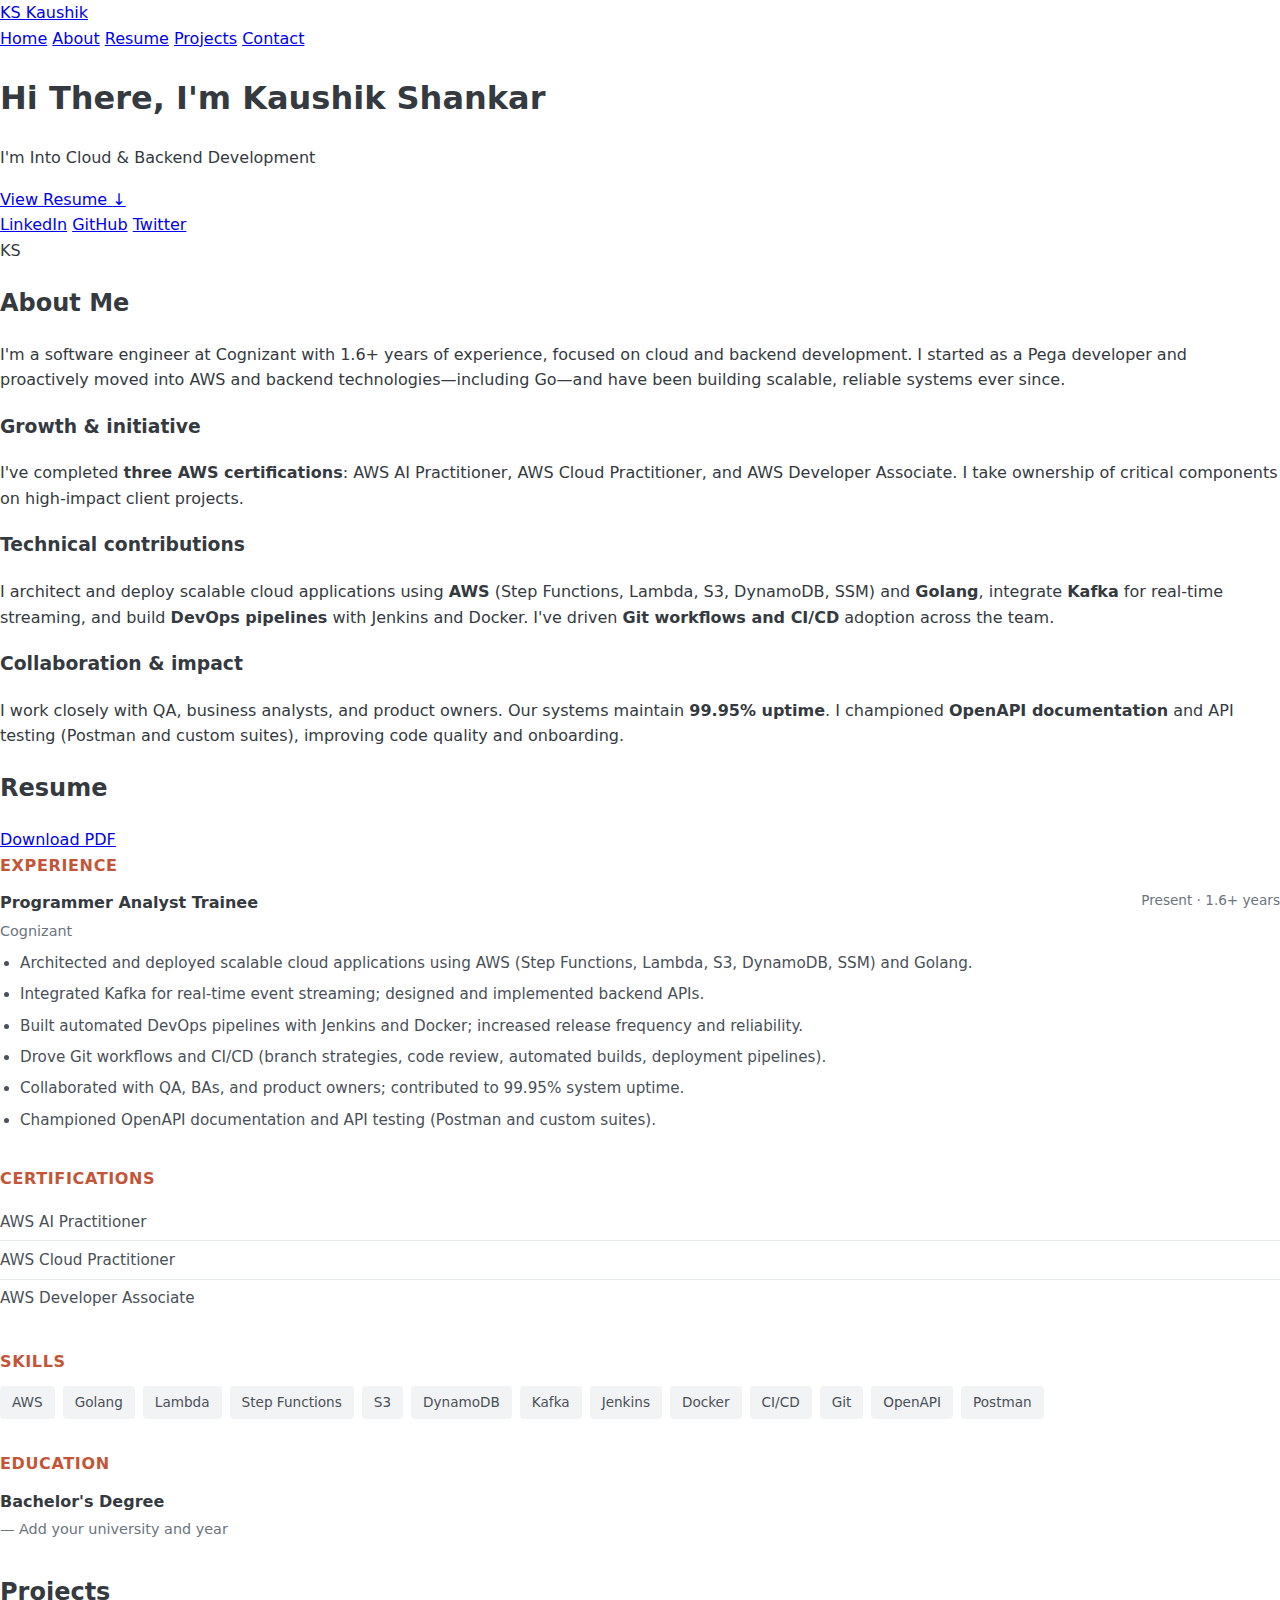
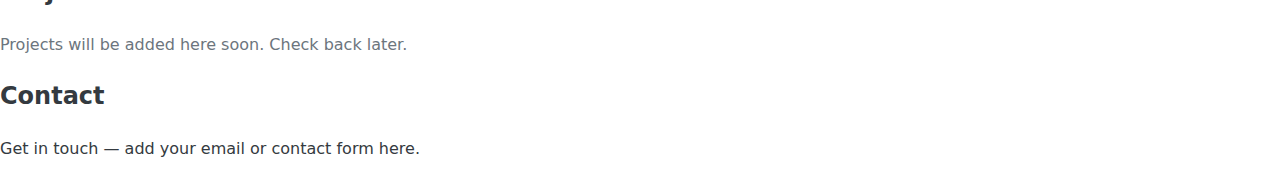
<file: index.html>
<!DOCTYPE html>
<html lang="en">
<head>
  <meta charset="UTF-8">
  <meta name="viewport" content="width=device-width, initial-scale=1.0">
  <title>Kaushik Shankar | Cloud & Backend Developer</title>
  <link rel="stylesheet" href="style.css">
</head>
<body>
  <header class="header">
    <a href="#home" class="logo">KS <span>Kaushik</span></a>
    <nav class="nav">
      <a href="#home" class="nav-link active">Home</a>
      <a href="#about" class="nav-link">About</a>
      <a href="#resume" class="nav-link">Resume</a>
      <a href="#projects" class="nav-link">Projects</a>
      <a href="#contact" class="nav-link">Contact</a>
    </nav>
  </header>

  <main>
    <!-- Hero -->
    <section id="home" class="hero">
      <div class="hero-inner">
        <div class="hero-text">
          <h1>Hi There, I'm Kaushik <span class="accent">Shankar</span></h1>
          <p class="hero-tagline">I'm Into Cloud & Backend Development</p>
          <a href="#resume" class="btn-primary">View Resume <span class="btn-arrow">↓</span></a>
          <div class="socials">
            <a href="https://linkedin.com" target="_blank" rel="noopener" aria-label="LinkedIn" class="social-link">LinkedIn</a>
            <a href="https://github.com/Kakku999" target="_blank" rel="noopener" aria-label="GitHub" class="social-link">GitHub</a>
            <a href="#" class="social-link">Twitter</a>
          </div>
        </div>
        <div class="hero-visual">
          <div class="avatar-placeholder">KS</div>
        </div>
      </div>
    </section>

    <!-- About -->
    <section id="about" class="section">
      <div class="container">
        <h2 class="section-title">About Me</h2>
        <p class="about-intro">I'm a software engineer at Cognizant with 1.6+ years of experience, focused on cloud and backend development. I started as a Pega developer and proactively moved into AWS and backend technologies—including Go—and have been building scalable, reliable systems ever since.</p>
        <div class="about-blocks">
          <div class="about-block">
            <h3>Growth & initiative</h3>
            <p>I've completed <strong>three AWS certifications</strong>: AWS AI Practitioner, AWS Cloud Practitioner, and AWS Developer Associate. I take ownership of critical components on high-impact client projects.</p>
          </div>
          <div class="about-block">
            <h3>Technical contributions</h3>
            <p>I architect and deploy scalable cloud applications using <strong>AWS</strong> (Step Functions, Lambda, S3, DynamoDB, SSM) and <strong>Golang</strong>, integrate <strong>Kafka</strong> for real-time streaming, and build <strong>DevOps pipelines</strong> with Jenkins and Docker. I've driven <strong>Git workflows and CI/CD</strong> adoption across the team.</p>
          </div>
          <div class="about-block">
            <h3>Collaboration & impact</h3>
            <p>I work closely with QA, business analysts, and product owners. Our systems maintain <strong>99.95% uptime</strong>. I championed <strong>OpenAPI documentation</strong> and API testing (Postman and custom suites), improving code quality and onboarding.</p>
          </div>
        </div>
      </div>
    </section>

    <!-- Resume (displayed on page) -->
    <section id="resume" class="section section-alt">
      <div class="container">
        <div class="resume-header">
          <h2 class="section-title">Resume</h2>
          <a href="Kaushik_Resume.pdf" class="btn-outline" download>Download PDF</a>
        </div>

        <div class="resume-block">
          <h3>Experience</h3>
          <div class="resume-item">
            <div class="resume-item-head">
              <strong>Programmer Analyst Trainee</strong>
              <span class="resume-date">Present · 1.6+ years</span>
            </div>
            <div class="resume-item-org">Cognizant</div>
            <ul>
              <li>Architected and deployed scalable cloud applications using AWS (Step Functions, Lambda, S3, DynamoDB, SSM) and Golang.</li>
              <li>Integrated Kafka for real-time event streaming; designed and implemented backend APIs.</li>
              <li>Built automated DevOps pipelines with Jenkins and Docker; increased release frequency and reliability.</li>
              <li>Drove Git workflows and CI/CD (branch strategies, code review, automated builds, deployment pipelines).</li>
              <li>Collaborated with QA, BAs, and product owners; contributed to 99.95% system uptime.</li>
              <li>Championed OpenAPI documentation and API testing (Postman and custom suites).</li>
            </ul>
          </div>
        </div>

        <div class="resume-block">
          <h3>Certifications</h3>
          <ul class="resume-list-simple">
            <li>AWS AI Practitioner</li>
            <li>AWS Cloud Practitioner</li>
            <li>AWS Developer Associate</li>
          </ul>
        </div>

        <div class="resume-block">
          <h3>Skills</h3>
          <div class="skills-tags">
            <span>AWS</span>
            <span>Golang</span>
            <span>Lambda</span>
            <span>Step Functions</span>
            <span>S3</span>
            <span>DynamoDB</span>
            <span>Kafka</span>
            <span>Jenkins</span>
            <span>Docker</span>
            <span>CI/CD</span>
            <span>Git</span>
            <span>OpenAPI</span>
            <span>Postman</span>
          </div>
        </div>

        <div class="resume-block">
          <h3>Education</h3>
          <div class="resume-item">
            <div class="resume-item-head">
              <strong>Bachelor's Degree</strong>
            </div>
            <div class="resume-item-org">— Add your university and year</div>
          </div>
        </div>
      </div>
    </section>

    <!-- Projects (placeholder for future) -->
    <section id="projects" class="section">
      <div class="container">
        <h2 class="section-title">Projects</h2>
        <p class="projects-placeholder">Projects will be added here soon. Check back later.</p>
        <div class="projects-grid">
          <!-- Add project cards later -->
        </div>
      </div>
    </section>

    <!-- Contact -->
    <section id="contact" class="section section-alt">
      <div class="container">
        <h2 class="section-title">Contact</h2>
        <p class="contact-text">Get in touch — add your email or contact form here.</p>
      </div>
    </section>
  </main>

  <script>
    document.querySelectorAll('.nav-link').forEach(link => {
      link.addEventListener('click', function(e) {
        document.querySelectorAll('.nav-link').forEach(l => l.classList.remove('active'));
        this.classList.add('active');
      });
    });
    window.addEventListener('scroll', function() {
      const sections = document.querySelectorAll('section[id]');
      const scrollY = window.pageYOffset;
      sections.forEach(section => {
        const id = section.getAttribute('id');
        const top = section.offsetTop - 100;
        const height = section.offsetHeight;
        if (scrollY >= top && scrollY < top + height) {
          document.querySelectorAll('.nav-link').forEach(l => l.classList.remove('active'));
          const active = document.querySelector('.nav-link[href="#' + id + '"]');
          if (active) active.classList.add('active');
        }
      });
    });
  </script>
</body>
</html>
</file>
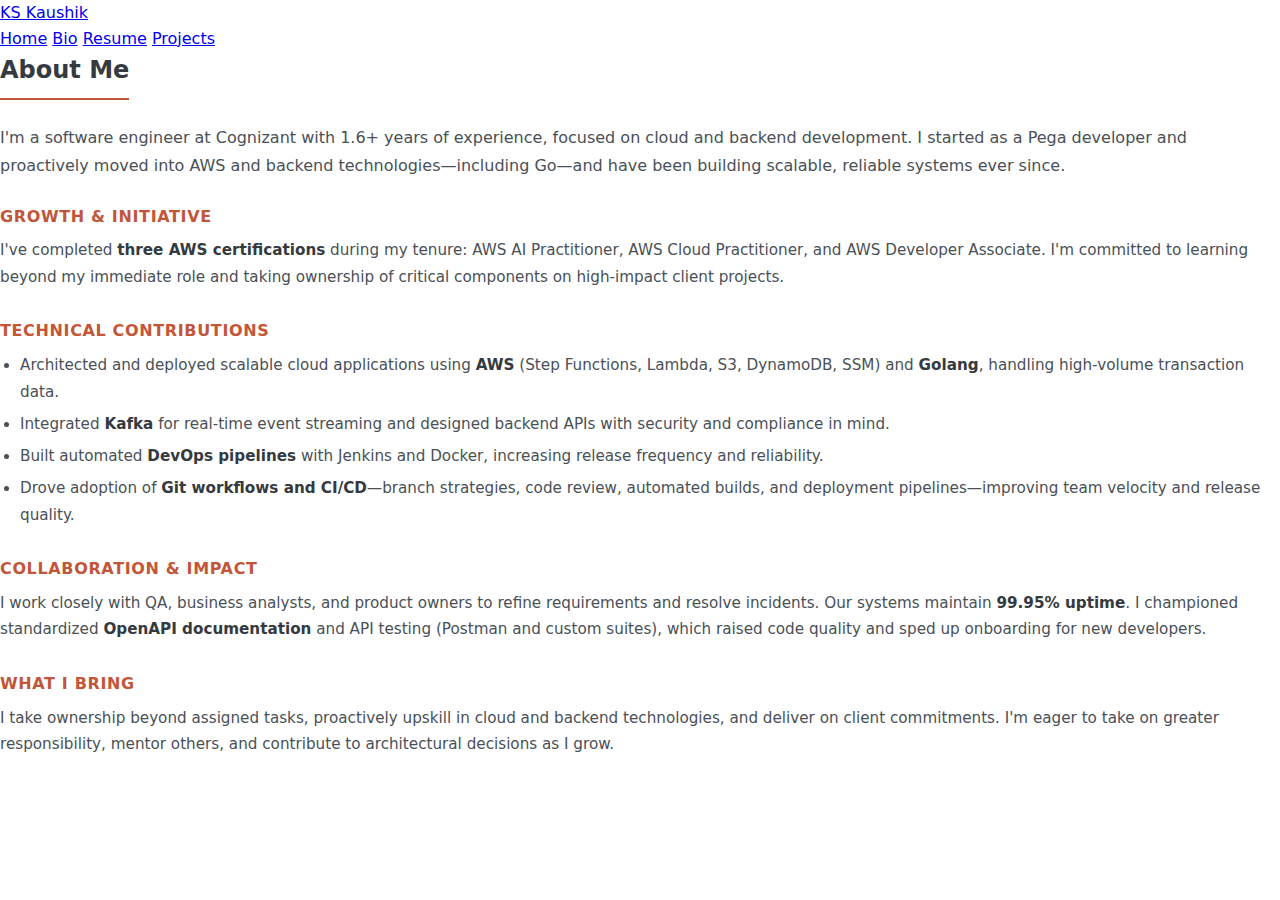
<file: bio.html>
<!DOCTYPE html>
<html lang="en">
<head>
  <meta charset="UTF-8">
  <meta name="viewport" content="width=device-width, initial-scale=1.0">
  <title>About Me | Kaushik Shankar</title>
  <link rel="stylesheet" href="style.css">
</head>
<body>
  <header class="header">
    <a href="index.html" class="logo">KS <span>Kaushik</span></a>
    <nav class="nav">
      <a href="index.html" class="nav-link">Home</a>
      <a href="bio.html" class="nav-link active">Bio</a>
      <a href="resume.html" class="nav-link">Resume</a>
      <a href="projects.html" class="nav-link">Projects</a>
    </nav>
  </header>

  <main class="page">
    <h1 class="page-title">About Me</h1>
    <p class="bio-intro">
      I'm a software engineer at Cognizant with 1.6+ years of experience, focused on cloud and backend development. I started as a Pega developer and proactively moved into AWS and backend technologies—including Go—and have been building scalable, reliable systems ever since.
    </p>

    <div class="bio-section">
      <h2>Growth & initiative</h2>
      <p>I've completed <strong>three AWS certifications</strong> during my tenure: AWS AI Practitioner, AWS Cloud Practitioner, and AWS Developer Associate. I'm committed to learning beyond my immediate role and taking ownership of critical components on high-impact client projects.</p>
    </div>

    <div class="bio-section">
      <h2>Technical contributions</h2>
      <ul>
        <li>Architected and deployed scalable cloud applications using <strong>AWS</strong> (Step Functions, Lambda, S3, DynamoDB, SSM) and <strong>Golang</strong>, handling high-volume transaction data.</li>
        <li>Integrated <strong>Kafka</strong> for real-time event streaming and designed backend APIs with security and compliance in mind.</li>
        <li>Built automated <strong>DevOps pipelines</strong> with Jenkins and Docker, increasing release frequency and reliability.</li>
        <li>Drove adoption of <strong>Git workflows and CI/CD</strong>—branch strategies, code review, automated builds, and deployment pipelines—improving team velocity and release quality.</li>
      </ul>
    </div>

    <div class="bio-section">
      <h2>Collaboration & impact</h2>
      <p>I work closely with QA, business analysts, and product owners to refine requirements and resolve incidents. Our systems maintain <strong>99.95% uptime</strong>. I championed standardized <strong>OpenAPI documentation</strong> and API testing (Postman and custom suites), which raised code quality and sped up onboarding for new developers.</p>
    </div>

    <div class="bio-section">
      <h2>What I bring</h2>
      <p>I take ownership beyond assigned tasks, proactively upskill in cloud and backend technologies, and deliver on client commitments. I'm eager to take on greater responsibility, mentor others, and contribute to architectural decisions as I grow.</p>
    </div>
  </main>
</body>
</html>
</file>
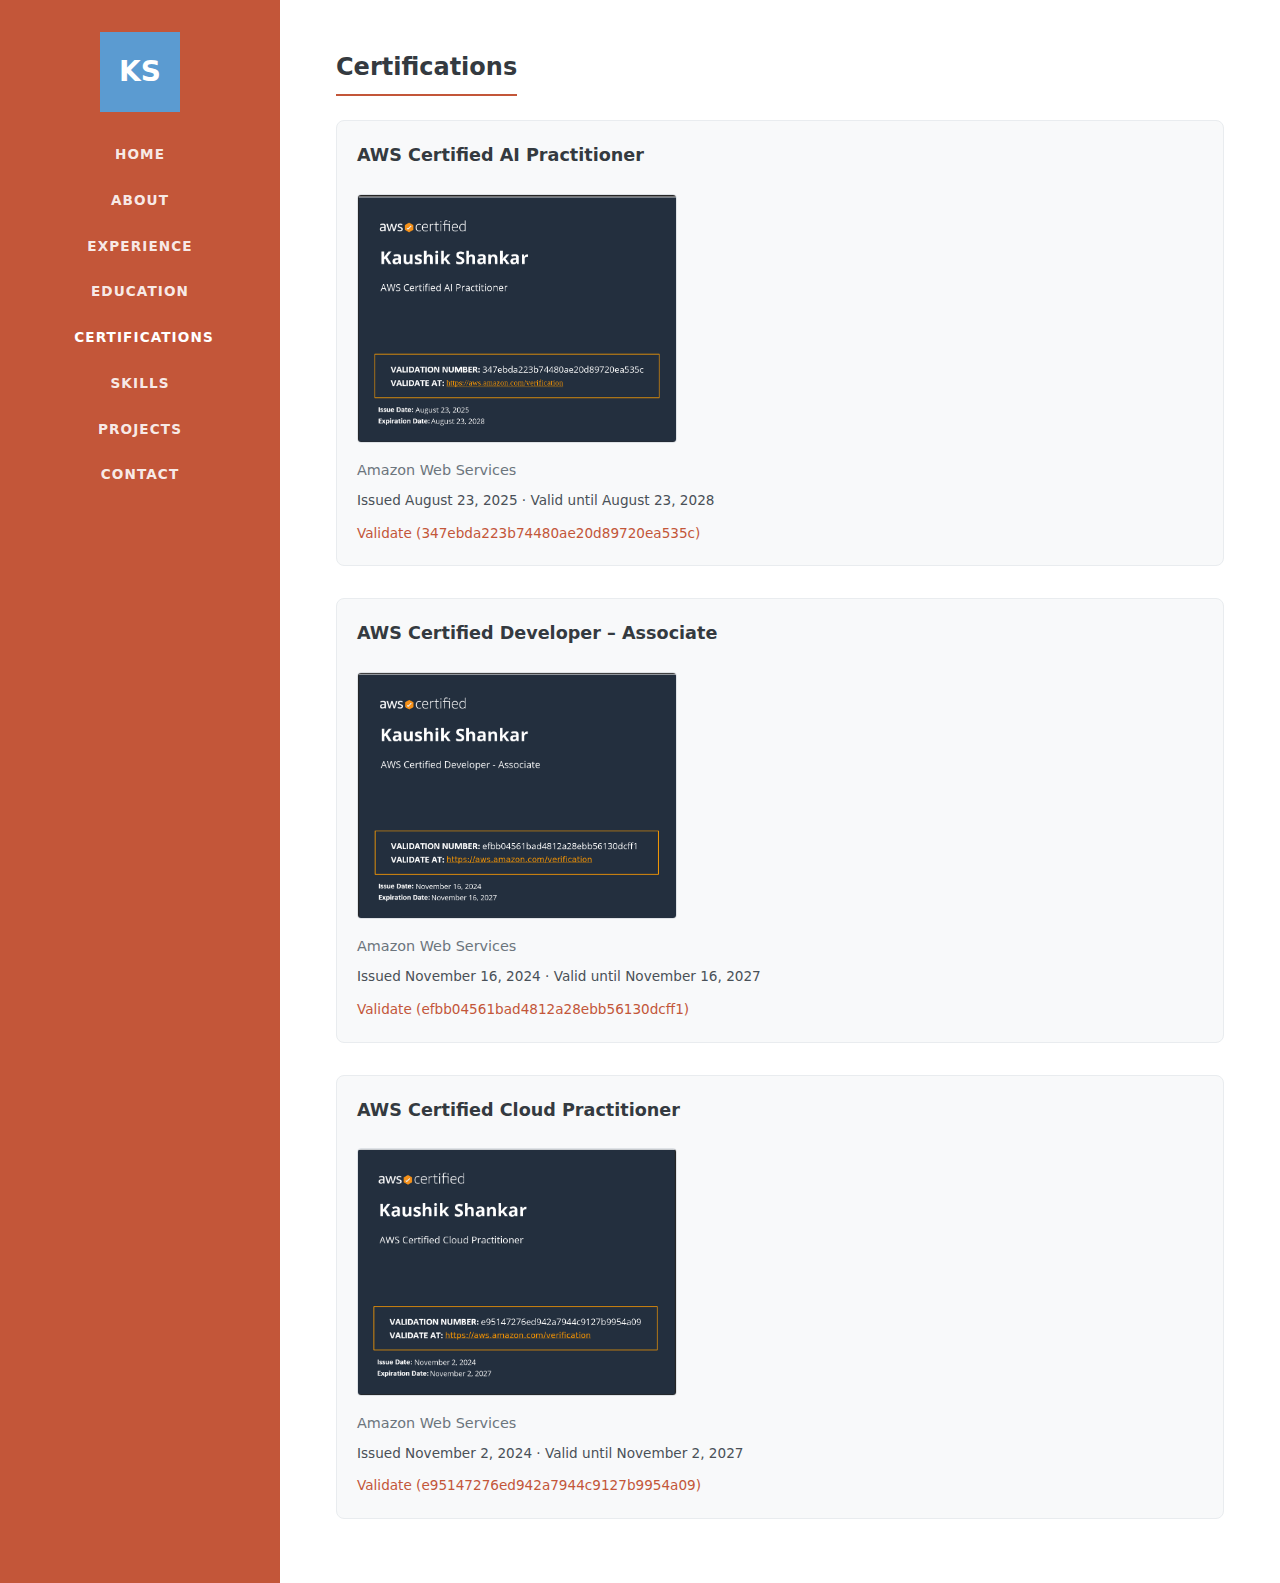
<file: certifications.html>
<!DOCTYPE html>
<html lang="en">
<head>
  <meta charset="UTF-8">
  <meta name="viewport" content="width=device-width, initial-scale=1.0">
  <title>Certifications | Kaushik Shankar</title>
  <link rel="stylesheet" href="style.css">
</head>
<body>
  <div class="layout">
    <aside class="sidebar">
      <div class="sidebar-avatar" aria-hidden="true">KS</div>
      <ul class="sidebar-nav">
        <li><a href="index.html">Home</a></li>
        <li><a href="bio.html">About</a></li>
        <li><a href="resume.html">Experience</a></li>
        <li><a href="education.html">Education</a></li>
        <li><a href="certifications.html" class="active">Certifications</a></li>
        <li><a href="skills.html">Skills</a></li>
        <li><a href="projects.html">Projects</a></li>
        <li><a href="contact.html">Contact</a></li>
      </ul>
    </aside>

    <main class="main">
      <h1 class="page-title">Certifications</h1>

      <div class="cert-cards">
        <article class="cert-card">
          <h2 class="cert-card-title">AWS Certified AI Practitioner</h2>
          <div class="cert-card-image">
            <img src="images/aws-ai-practitioner.png" alt="AWS Certified AI Practitioner" />
          </div>
          <div class="cert-card-body">
            <p class="cert-card-issuer">Amazon Web Services</p>
            <p class="cert-card-dates">Issued August 23, 2025 · Valid until August 23, 2028</p>
            <a href="https://aws.amazon.com/verification" target="_blank" rel="noopener" class="cert-card-validate">Validate (347ebda223b74480ae20d89720ea535c)</a>
          </div>
        </article>

        <article class="cert-card">
          <h2 class="cert-card-title">AWS Certified Developer – Associate</h2>
          <div class="cert-card-image">
            <img src="images/aws-developer-associate.png" alt="AWS Certified Developer - Associate" />
          </div>
          <div class="cert-card-body">
            <p class="cert-card-issuer">Amazon Web Services</p>
            <p class="cert-card-dates">Issued November 16, 2024 · Valid until November 16, 2027</p>
            <a href="https://aws.amazon.com/verification" target="_blank" rel="noopener" class="cert-card-validate">Validate (efbb04561bad4812a28ebb56130dcff1)</a>
          </div>
        </article>

        <article class="cert-card">
          <h2 class="cert-card-title">AWS Certified Cloud Practitioner</h2>
          <div class="cert-card-image">
            <img src="images/aws-cloud-practitioner.png" alt="AWS Certified Cloud Practitioner" />
          </div>
          <div class="cert-card-body">
            <p class="cert-card-issuer">Amazon Web Services</p>
            <p class="cert-card-dates">Issued November 2, 2024 · Valid until November 2, 2027</p>
            <a href="https://aws.amazon.com/verification" target="_blank" rel="noopener" class="cert-card-validate">Validate (e95147276ed942a7944c9127b9954a09)</a>
          </div>
        </article>
      </div>
    </main>
  </div>
</body>
</html>
</file>
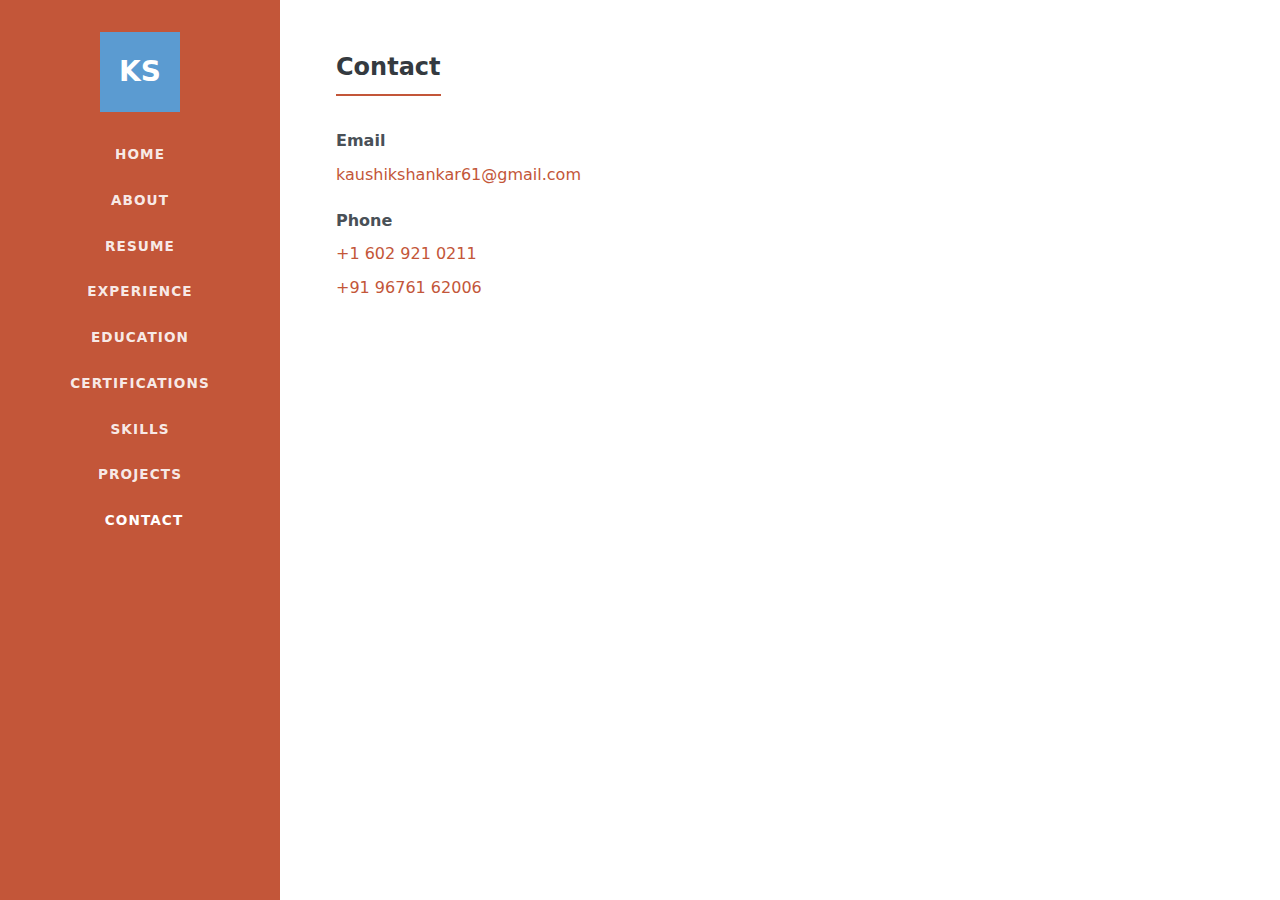
<file: contact.html>
<!DOCTYPE html>
<html lang="en">
<head>
  <meta charset="UTF-8">
  <meta name="viewport" content="width=device-width, initial-scale=1.0">
  <title>Contact | Kaushik Shankar</title>
  <link rel="stylesheet" href="style.css">
</head>
<body>
  <div class="layout">
    <aside class="sidebar">
      <div class="sidebar-avatar" aria-hidden="true">KS</div>
      <ul class="sidebar-nav">
        <li><a href="index.html">Home</a></li>
        <li><a href="bio.html">About</a></li>
        <li><a href="resume-summary.html">Resume</a></li>
        <li><a href="resume.html">Experience</a></li>
        <li><a href="education.html">Education</a></li>
        <li><a href="certifications.html">Certifications</a></li>
        <li><a href="skills.html">Skills</a></li>
        <li><a href="projects.html">Projects</a></li>
        <li><a href="contact.html" class="active">Contact</a></li>
      </ul>
    </aside>

    <main class="main">
      <h1 class="page-title">Contact</h1>
      <div class="contact-block">
        <p><strong>Email</strong></p>
        <p><a href="mailto:kaushikshankar61@gmail.com">kaushikshankar61@gmail.com</a></p>
        <p style="margin-top: 1.25rem;"><strong>Phone</strong></p>
        <p><a href="tel:+16029210211">+1 602 921 0211</a></p>
        <p><a href="tel:+919676162006">+91 96761 62006</a></p>
      </div>
    </main>
  </div>
</body>
</html>
</file>
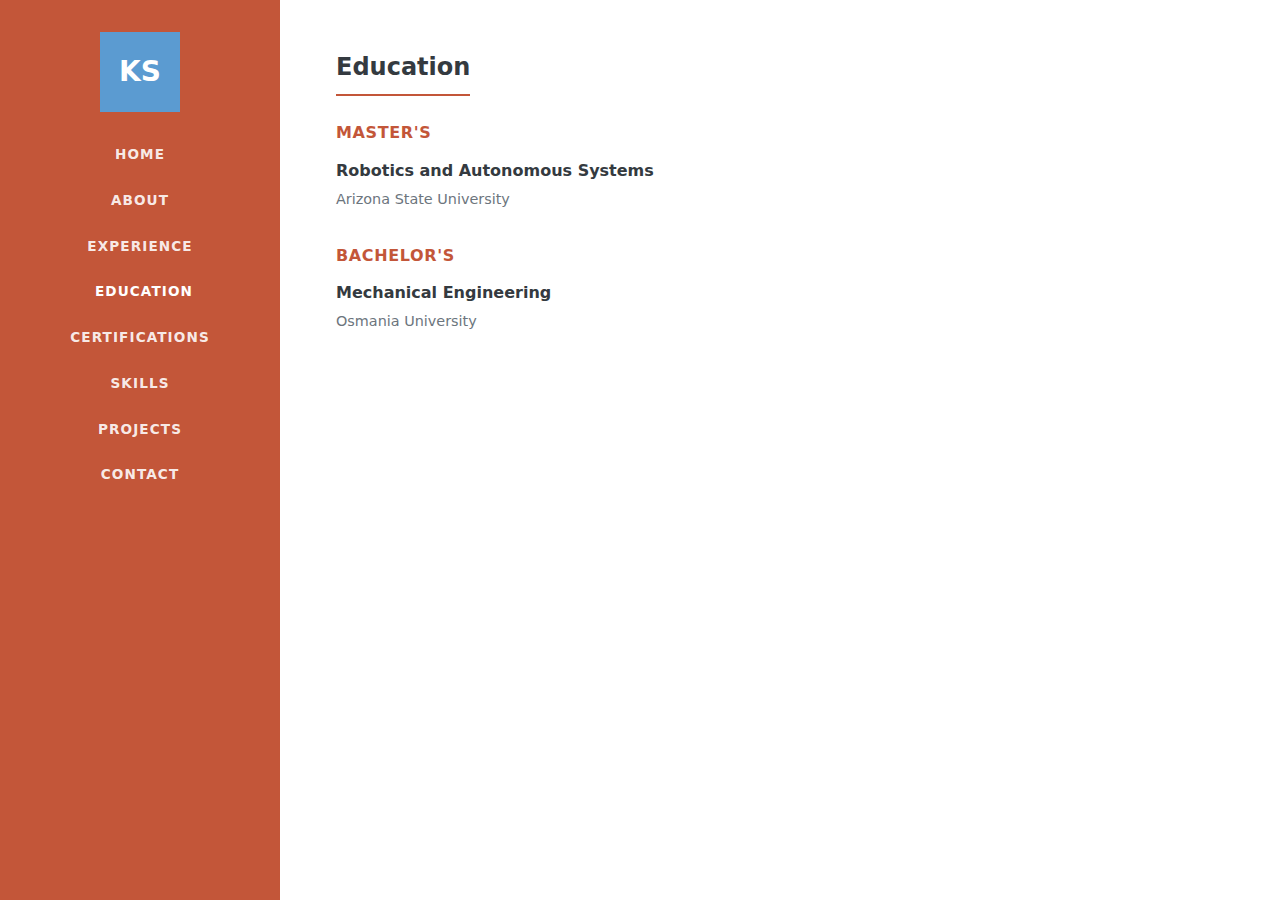
<file: education.html>
<!DOCTYPE html>
<html lang="en">
<head>
  <meta charset="UTF-8">
  <meta name="viewport" content="width=device-width, initial-scale=1.0">
  <title>Education | Kaushik Shankar</title>
  <link rel="stylesheet" href="style.css">
</head>
<body>
  <div class="layout">
    <aside class="sidebar">
      <div class="sidebar-avatar" aria-hidden="true">KS</div>
      <ul class="sidebar-nav">
        <li><a href="index.html">Home</a></li>
        <li><a href="bio.html">About</a></li>
        <li><a href="resume.html">Experience</a></li>
        <li><a href="education.html" class="active">Education</a></li>
        <li><a href="certifications.html">Certifications</a></li>
        <li><a href="skills.html">Skills</a></li>
        <li><a href="projects.html">Projects</a></li>
        <li><a href="contact.html">Contact</a></li>
      </ul>
    </aside>

    <main class="main">
      <h1 class="page-title">Education</h1>

      <div class="resume-block">
        <h3>Master's</h3>
        <div class="resume-item">
          <div class="resume-item-head">
            <strong>Robotics and Autonomous Systems</strong>
          </div>
          <div class="resume-item-org">Arizona State University</div>
        </div>
      </div>

      <div class="resume-block">
        <h3>Bachelor's</h3>
        <div class="resume-item">
          <div class="resume-item-head">
            <strong>Mechanical Engineering</strong>
          </div>
          <div class="resume-item-org">Osmania University</div>
        </div>
      </div>
    </main>
  </div>
</body>
</html>
</file>
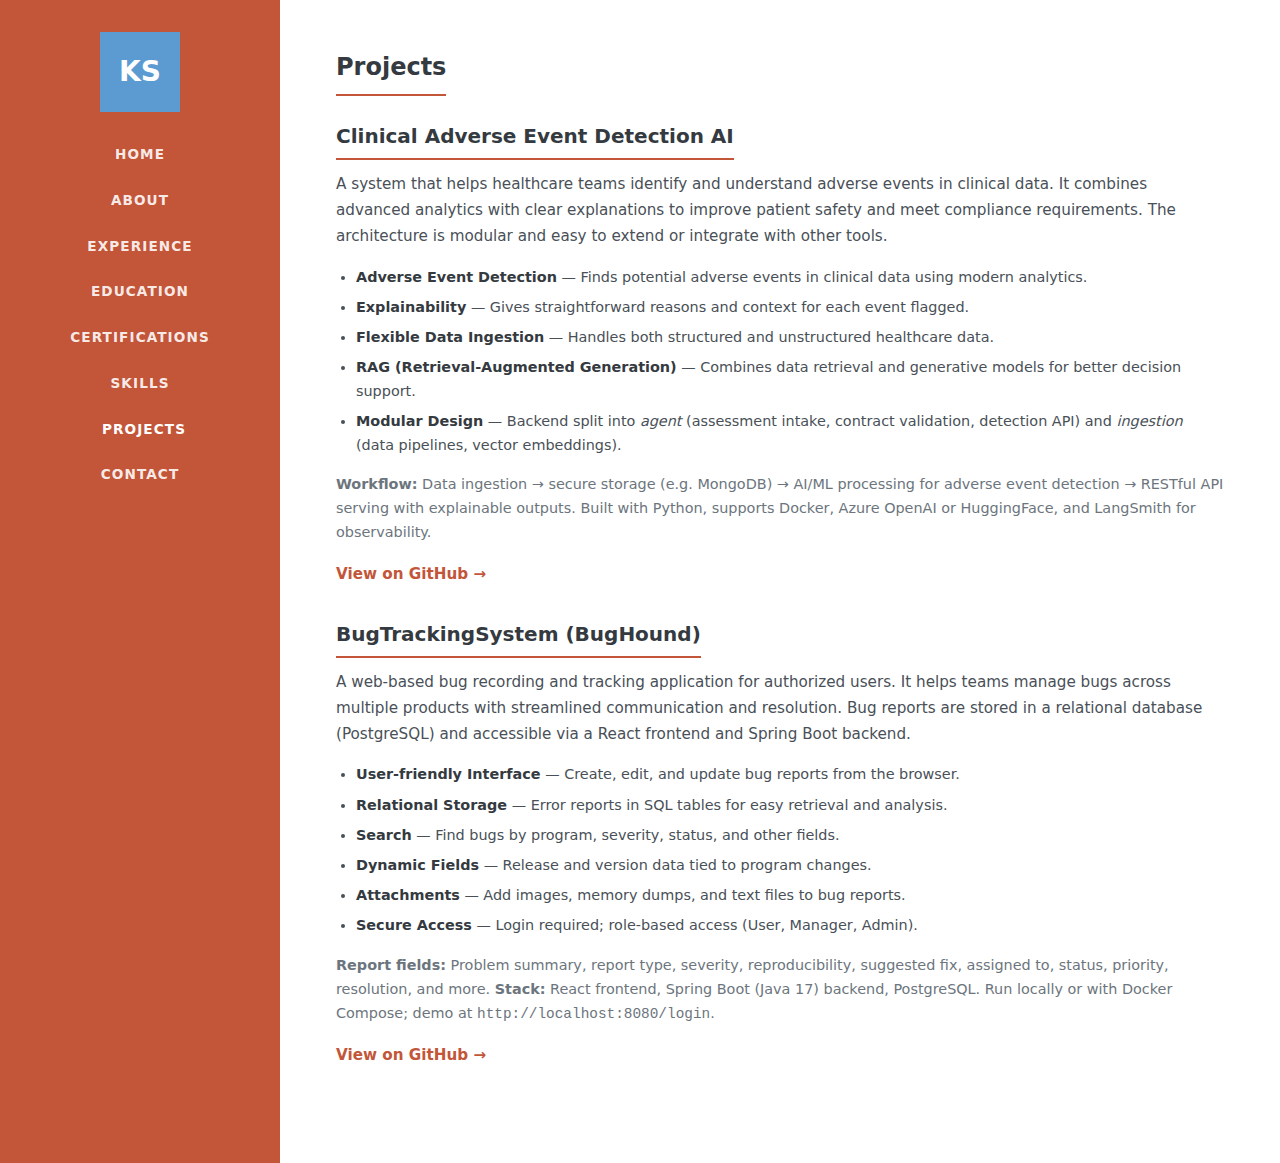
<file: projects.html>
<!DOCTYPE html>
<html lang="en">
<head>
  <meta charset="UTF-8">
  <meta name="viewport" content="width=device-width, initial-scale=1.0">
  <title>Projects | Kaushik Shankar</title>
  <link rel="stylesheet" href="style.css">
</head>
<body>
  <div class="layout">
    <aside class="sidebar">
      <div class="sidebar-avatar" aria-hidden="true">KS</div>
      <ul class="sidebar-nav">
        <li><a href="index.html">Home</a></li>
        <li><a href="bio.html">About</a></li>
        <li><a href="resume.html">Experience</a></li>
        <li><a href="education.html">Education</a></li>
        <li><a href="certifications.html">Certifications</a></li>
        <li><a href="skills.html">Skills</a></li>
        <li><a href="projects.html" class="active">Projects</a></li>
        <li><a href="contact.html">Contact</a></li>
      </ul>
    </aside>

    <main class="main">
      <h1 class="page-title">Projects</h1>

      <article class="project-card">
        <h2 class="project-title">Clinical Adverse Event Detection AI</h2>
        <p class="project-desc">
          A system that helps healthcare teams identify and understand adverse events in clinical data. It combines advanced analytics with clear explanations to improve patient safety and meet compliance requirements. The architecture is modular and easy to extend or integrate with other tools.
        </p>
        <ul class="project-features">
          <li><strong>Adverse Event Detection</strong> — Finds potential adverse events in clinical data using modern analytics.</li>
          <li><strong>Explainability</strong> — Gives straightforward reasons and context for each event flagged.</li>
          <li><strong>Flexible Data Ingestion</strong> — Handles both structured and unstructured healthcare data.</li>
          <li><strong>RAG (Retrieval-Augmented Generation)</strong> — Combines data retrieval and generative models for better decision support.</li>
          <li><strong>Modular Design</strong> — Backend split into <em>agent</em> (assessment intake, contract validation, detection API) and <em>ingestion</em> (data pipelines, vector embeddings).</li>
        </ul>
        <p class="project-workflow">
          <strong>Workflow:</strong> Data ingestion → secure storage (e.g. MongoDB) → AI/ML processing for adverse event detection → RESTful API serving with explainable outputs. Built with Python, supports Docker, Azure OpenAI or HuggingFace, and LangSmith for observability.
        </p>
        <a href="https://github.com/kaushik-shankar-64/Clinical-adverse-event-detection-ai" target="_blank" rel="noopener" class="project-link">View on GitHub →</a>
      </article>

      <article class="project-card">
        <h2 class="project-title">BugTrackingSystem (BugHound)</h2>
        <p class="project-desc">
          A web-based bug recording and tracking application for authorized users. It helps teams manage bugs across multiple products with streamlined communication and resolution. Bug reports are stored in a relational database (PostgreSQL) and accessible via a React frontend and Spring Boot backend.
        </p>
        <ul class="project-features">
          <li><strong>User-friendly Interface</strong> — Create, edit, and update bug reports from the browser.</li>
          <li><strong>Relational Storage</strong> — Error reports in SQL tables for easy retrieval and analysis.</li>
          <li><strong>Search</strong> — Find bugs by program, severity, status, and other fields.</li>
          <li><strong>Dynamic Fields</strong> — Release and version data tied to program changes.</li>
          <li><strong>Attachments</strong> — Add images, memory dumps, and text files to bug reports.</li>
          <li><strong>Secure Access</strong> — Login required; role-based access (User, Manager, Admin).</li>
        </ul>
        <p class="project-workflow">
          <strong>Report fields:</strong> Problem summary, report type, severity, reproducibility, suggested fix, assigned to, status, priority, resolution, and more. <strong>Stack:</strong> React frontend, Spring Boot (Java 17) backend, PostgreSQL. Run locally or with Docker Compose; demo at <code>http://localhost:8080/login</code>.
        </p>
        <a href="https://github.com/kaushik-shankar-64/BugtrackingSystem" target="_blank" rel="noopener" class="project-link">View on GitHub →</a>
      </article>
    </main>
  </div>
</body>
</html>
</file>
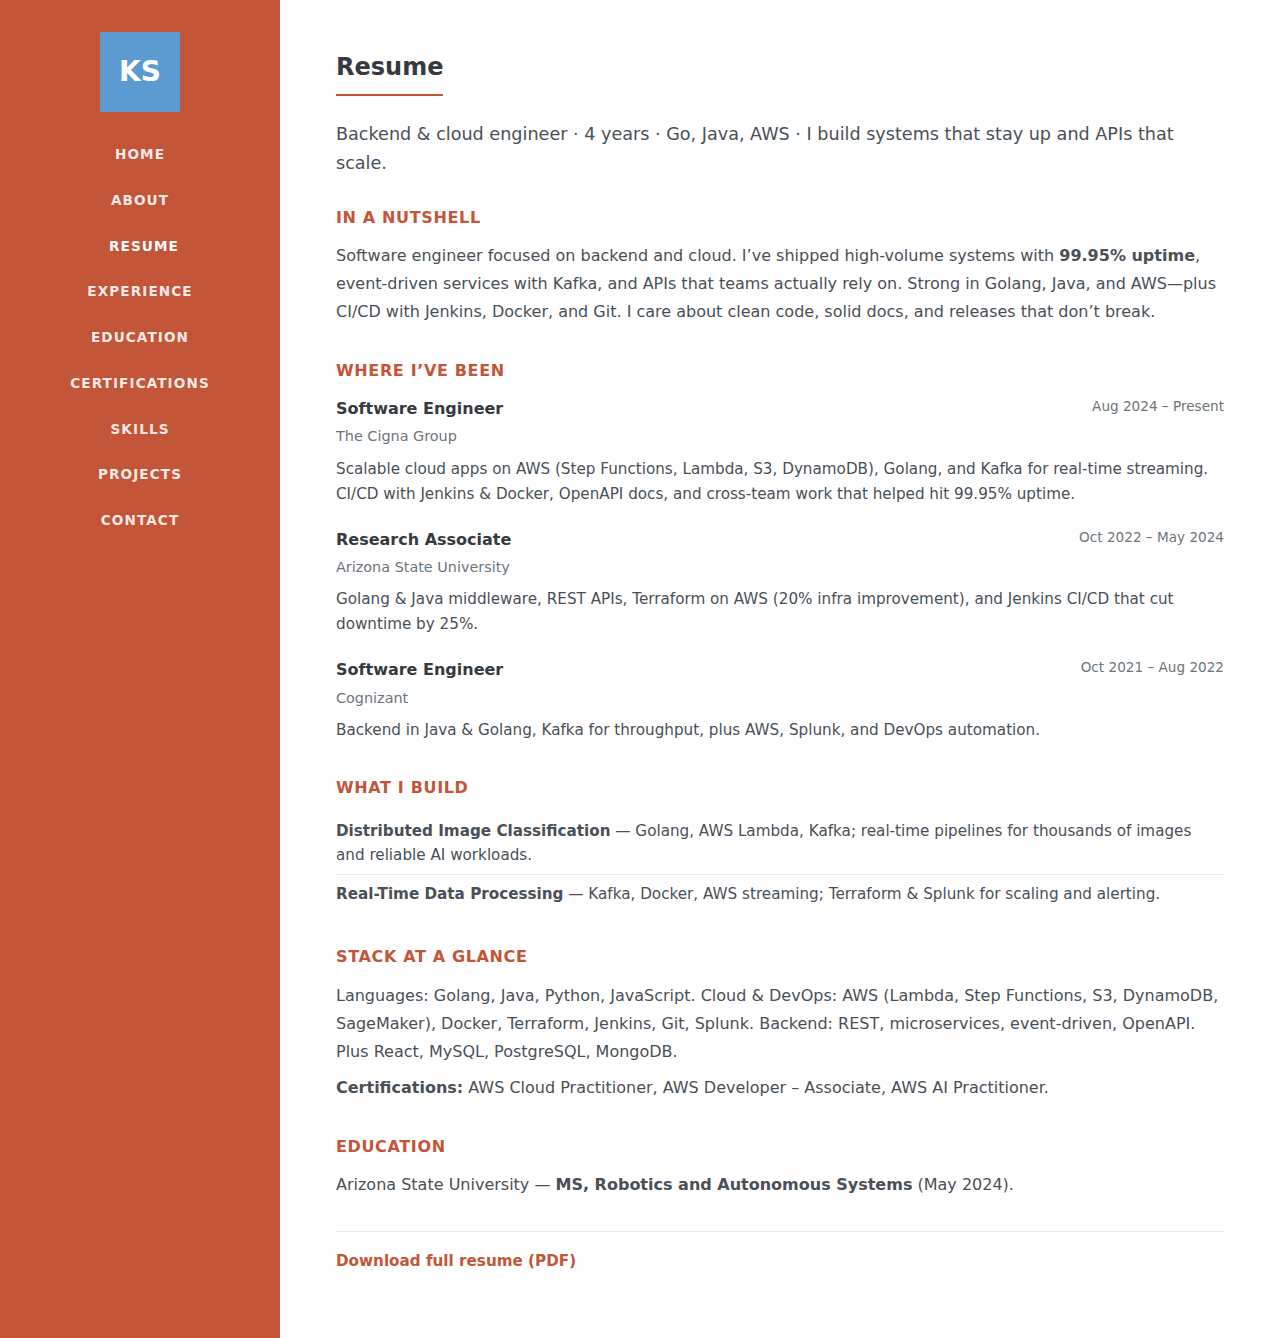
<file: resume-summary.html>
<!DOCTYPE html>
<html lang="en">
<head>
  <meta charset="UTF-8">
  <meta name="viewport" content="width=device-width, initial-scale=1.0">
  <title>Resume | Kaushik Shankar</title>
  <link rel="stylesheet" href="style.css">
</head>
<body>
  <div class="layout">
    <aside class="sidebar">
      <div class="sidebar-avatar" aria-hidden="true">KS</div>
      <ul class="sidebar-nav">
        <li><a href="index.html">Home</a></li>
        <li><a href="bio.html">About</a></li>
        <li><a href="resume-summary.html" class="active">Resume</a></li>
        <li><a href="resume.html">Experience</a></li>
        <li><a href="education.html">Education</a></li>
        <li><a href="certifications.html">Certifications</a></li>
        <li><a href="skills.html">Skills</a></li>
        <li><a href="projects.html">Projects</a></li>
        <li><a href="contact.html">Contact</a></li>
      </ul>
    </aside>

    <main class="main">
      <h1 class="page-title">Resume</h1>

      <p class="resume-hero">
        Backend & cloud engineer · 4 years · Go, Java, AWS · I build systems that stay up and APIs that scale.
      </p>

      <div class="resume-block">
        <h3>In a nutshell</h3>
        <p class="bio-intro">
          Software engineer focused on backend and cloud. I’ve shipped high-volume systems with <strong>99.95% uptime</strong>, event-driven services with Kafka, and APIs that teams actually rely on. Strong in Golang, Java, and AWS—plus CI/CD with Jenkins, Docker, and Git. I care about clean code, solid docs, and releases that don’t break.
        </p>
      </div>

      <div class="resume-block">
        <h3>Where I’ve been</h3>
        <div class="resume-item">
          <div class="resume-item-head">
            <strong>Software Engineer</strong>
            <span class="resume-date">Aug 2024 – Present</span>
          </div>
          <div class="resume-item-org">The Cigna Group</div>
          <p class="resume-highlight">Scalable cloud apps on AWS (Step Functions, Lambda, S3, DynamoDB), Golang, and Kafka for real-time streaming. CI/CD with Jenkins & Docker, OpenAPI docs, and cross-team work that helped hit 99.95% uptime.</p>
        </div>
        <div class="resume-item">
          <div class="resume-item-head">
            <strong>Research Associate</strong>
            <span class="resume-date">Oct 2022 – May 2024</span>
          </div>
          <div class="resume-item-org">Arizona State University</div>
          <p class="resume-highlight">Golang & Java middleware, REST APIs, Terraform on AWS (20% infra improvement), and Jenkins CI/CD that cut downtime by 25%.</p>
        </div>
        <div class="resume-item">
          <div class="resume-item-head">
            <strong>Software Engineer</strong>
            <span class="resume-date">Oct 2021 – Aug 2022</span>
          </div>
          <div class="resume-item-org">Cognizant</div>
          <p class="resume-highlight">Backend in Java & Golang, Kafka for throughput, plus AWS, Splunk, and DevOps automation.</p>
        </div>
      </div>

      <div class="resume-block">
        <h3>What I build</h3>
        <ul class="resume-list-simple">
          <li><strong>Distributed Image Classification</strong> — Golang, AWS Lambda, Kafka; real-time pipelines for thousands of images and reliable AI workloads.</li>
          <li><strong>Real-Time Data Processing</strong> — Kafka, Docker, AWS streaming; Terraform & Splunk for scaling and alerting.</li>
        </ul>
      </div>

      <div class="resume-block">
        <h3>Stack at a glance</h3>
        <p class="bio-intro" style="margin-bottom: 0.5rem;">Languages: Golang, Java, Python, JavaScript. Cloud & DevOps: AWS (Lambda, Step Functions, S3, DynamoDB, SageMaker), Docker, Terraform, Jenkins, Git, Splunk. Backend: REST, microservices, event-driven, OpenAPI. Plus React, MySQL, PostgreSQL, MongoDB.</p>
        <p class="bio-intro" style="margin: 0;"><strong>Certifications:</strong> AWS Cloud Practitioner, AWS Developer – Associate, AWS AI Practitioner.</p>
      </div>

      <div class="resume-block">
        <h3>Education</h3>
        <p class="bio-intro" style="margin: 0;">Arizona State University — <strong>MS, Robotics and Autonomous Systems</strong> (May 2024).</p>
      </div>

      <p class="resume-cta">
        <a href="Kaushik_Resume.pdf" class="project-link" download>Download full resume (PDF)</a>
      </p>
    </main>
  </div>
</body>
</html>
</file>
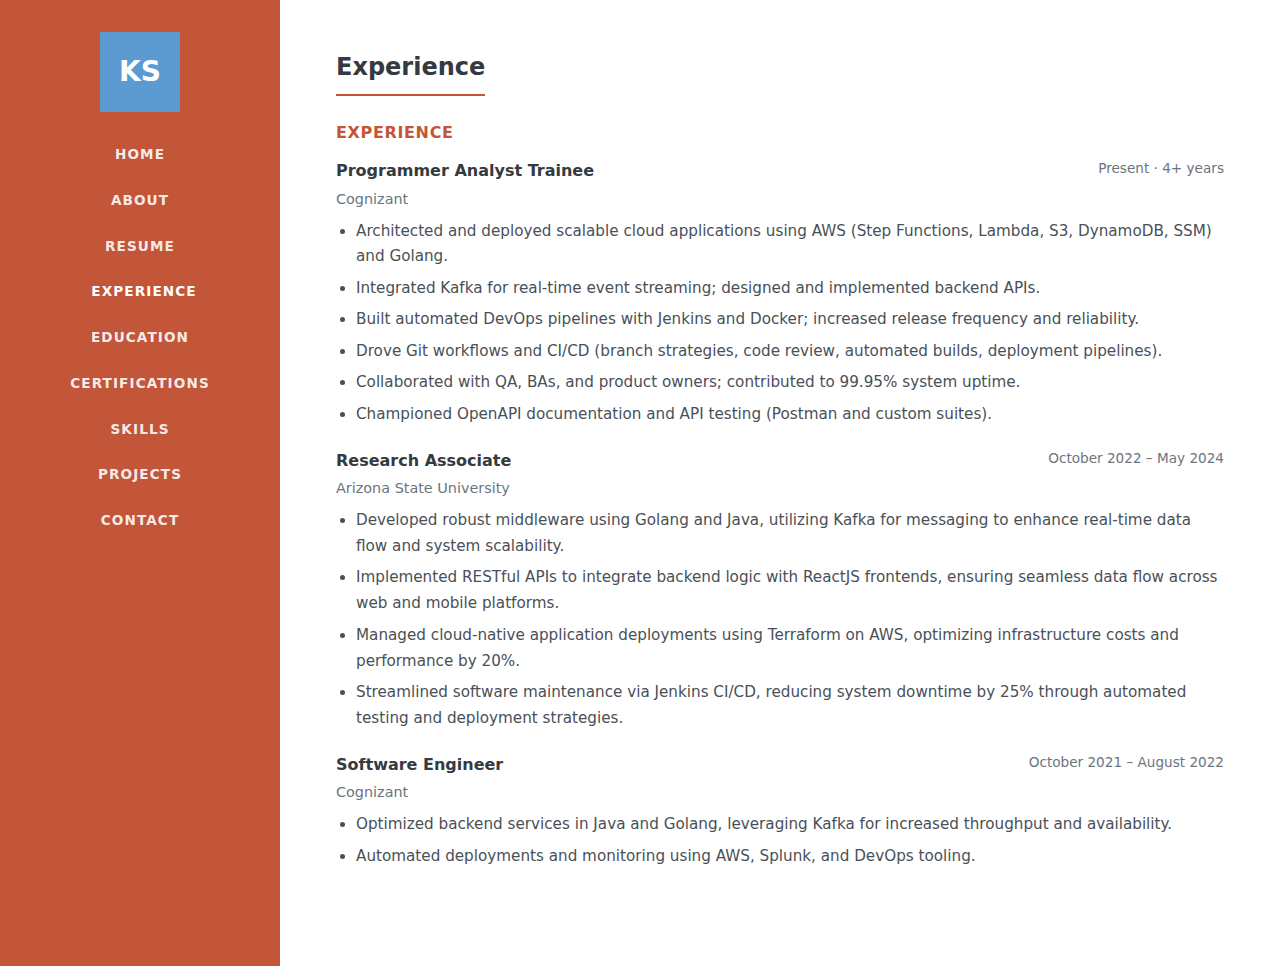
<file: resume.html>
<!DOCTYPE html>
<html lang="en">
<head>
  <meta charset="UTF-8">
  <meta name="viewport" content="width=device-width, initial-scale=1.0">
  <title>Experience | Kaushik Shankar</title>
  <link rel="stylesheet" href="style.css">
</head>
<body>
  <div class="layout">
    <aside class="sidebar">
      <div class="sidebar-avatar" aria-hidden="true">KS</div>
      <ul class="sidebar-nav">
        <li><a href="index.html">Home</a></li>
        <li><a href="bio.html">About</a></li>
        <li><a href="resume-summary.html">Resume</a></li>
        <li><a href="resume.html" class="active">Experience</a></li>
        <li><a href="education.html">Education</a></li>
        <li><a href="certifications.html">Certifications</a></li>
        <li><a href="skills.html">Skills</a></li>
        <li><a href="projects.html">Projects</a></li>
        <li><a href="contact.html">Contact</a></li>
      </ul>
    </aside>

    <main class="main">
      <h1 class="page-title">Experience</h1>

      <div class="resume-block">
        <h3>Experience</h3>

        <div class="resume-item">
          <div class="resume-item-head">
            <strong>Programmer Analyst Trainee</strong>
            <span class="resume-date">Present · 4+ years</span>
          </div>
          <div class="resume-item-org">Cognizant</div>
          <ul>
            <li>Architected and deployed scalable cloud applications using AWS (Step Functions, Lambda, S3, DynamoDB, SSM) and Golang.</li>
            <li>Integrated Kafka for real-time event streaming; designed and implemented backend APIs.</li>
            <li>Built automated DevOps pipelines with Jenkins and Docker; increased release frequency and reliability.</li>
            <li>Drove Git workflows and CI/CD (branch strategies, code review, automated builds, deployment pipelines).</li>
            <li>Collaborated with QA, BAs, and product owners; contributed to 99.95% system uptime.</li>
            <li>Championed OpenAPI documentation and API testing (Postman and custom suites).</li>
          </ul>
        </div>

        <div class="resume-item">
          <div class="resume-item-head">
            <strong>Research Associate</strong>
            <span class="resume-date">October 2022 – May 2024</span>
          </div>
          <div class="resume-item-org">Arizona State University</div>
          <ul>
            <li>Developed robust middleware using Golang and Java, utilizing Kafka for messaging to enhance real-time data flow and system scalability.</li>
            <li>Implemented RESTful APIs to integrate backend logic with ReactJS frontends, ensuring seamless data flow across web and mobile platforms.</li>
            <li>Managed cloud-native application deployments using Terraform on AWS, optimizing infrastructure costs and performance by 20%.</li>
            <li>Streamlined software maintenance via Jenkins CI/CD, reducing system downtime by 25% through automated testing and deployment strategies.</li>
          </ul>
        </div>

        <div class="resume-item">
          <div class="resume-item-head">
            <strong>Software Engineer</strong>
            <span class="resume-date">October 2021 – August 2022</span>
          </div>
          <div class="resume-item-org">Cognizant</div>
          <ul>
            <li>Optimized backend services in Java and Golang, leveraging Kafka for increased throughput and availability.</li>
            <li>Automated deployments and monitoring using AWS, Splunk, and DevOps tooling.</li>
          </ul>
        </div>
      </div>
    </main>
  </div>
</body>
</html>
</file>
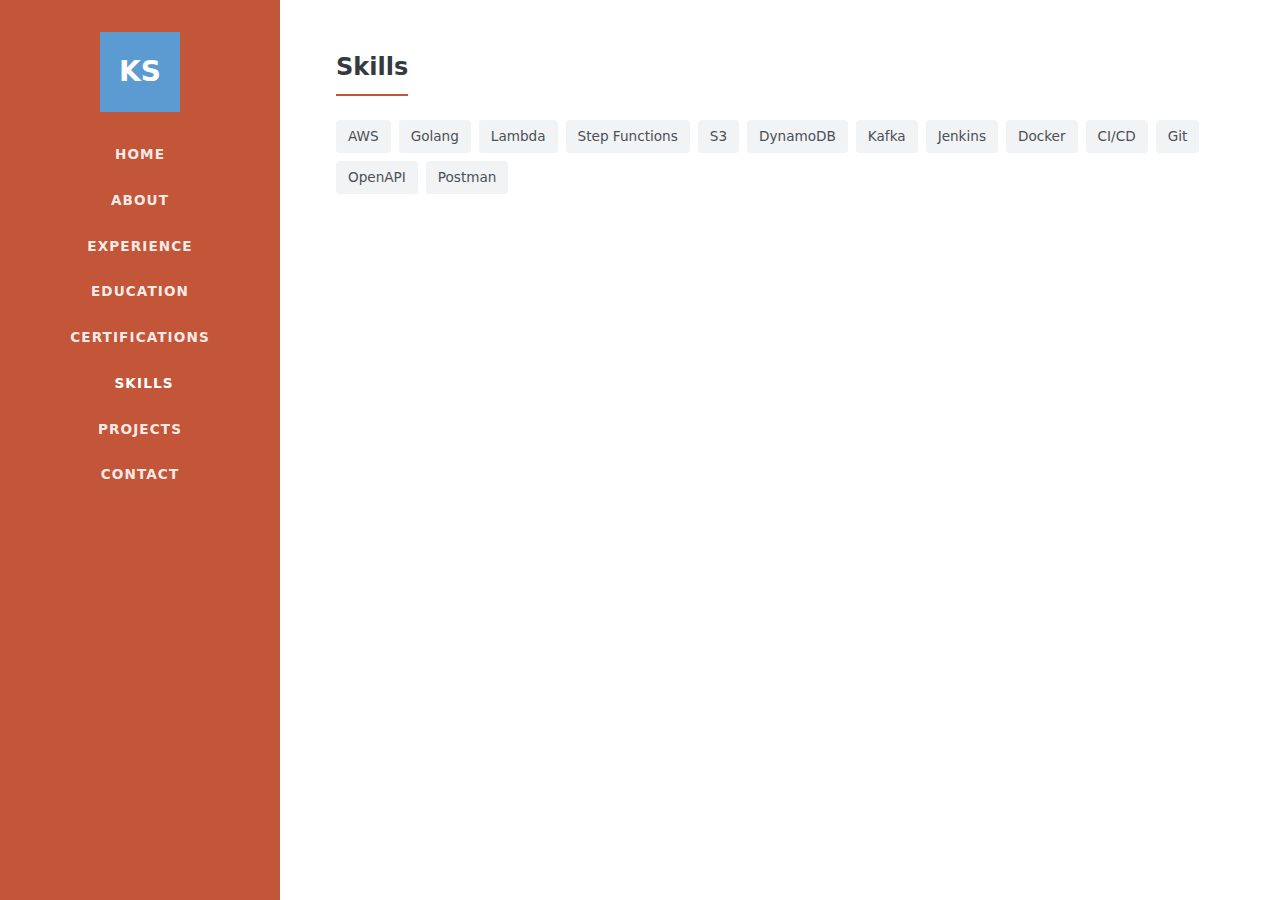
<file: skills.html>
<!DOCTYPE html>
<html lang="en">
<head>
  <meta charset="UTF-8">
  <meta name="viewport" content="width=device-width, initial-scale=1.0">
  <title>Skills | Kaushik Shankar</title>
  <link rel="stylesheet" href="style.css">
</head>
<body>
  <div class="layout">
    <aside class="sidebar">
      <div class="sidebar-avatar" aria-hidden="true">KS</div>
      <ul class="sidebar-nav">
        <li><a href="index.html">Home</a></li>
        <li><a href="bio.html">About</a></li>
        <li><a href="resume.html">Experience</a></li>
        <li><a href="education.html">Education</a></li>
        <li><a href="certifications.html">Certifications</a></li>
        <li><a href="skills.html" class="active">Skills</a></li>
        <li><a href="projects.html">Projects</a></li>
        <li><a href="contact.html">Contact</a></li>
      </ul>
    </aside>

    <main class="main">
      <h1 class="page-title">Skills</h1>

      <div class="resume-block">
        <div class="skills-tags">
          <span>AWS</span>
          <span>Golang</span>
          <span>Lambda</span>
          <span>Step Functions</span>
          <span>S3</span>
          <span>DynamoDB</span>
          <span>Kafka</span>
          <span>Jenkins</span>
          <span>Docker</span>
          <span>CI/CD</span>
          <span>Git</span>
          <span>OpenAPI</span>
          <span>Postman</span>
        </div>
      </div>
    </main>
  </div>
</body>
</html>
</file>
<file: style.css>
* {
  box-sizing: border-box;
}

body {
  margin: 0;
  font-family: system-ui, -apple-system, BlinkMacSystemFont, 'Segoe UI', sans-serif;
  color: #343a40;
  line-height: 1.6;
  min-height: 100vh;
}

/* ========== Two-column layout: sidebar + main ========== */
.layout {
  display: flex;
  min-height: 100vh;
}

/* Left sidebar – fixed, burnt orange */
.sidebar {
  width: 280px;
  min-width: 280px;
  background: #c35639;
  padding: 2rem 1.5rem;
  display: flex;
  flex-direction: column;
  align-items: center;
  text-align: center;
}

.sidebar-social {
  margin-top: auto;
  padding-top: 1.5rem;
  display: flex;
  gap: 0.75rem;
  justify-content: center;
}

.sidebar-social-icon {
  width: 40px;
  height: 40px;
  border-radius: 50%;
  background: rgba(255,255,255,0.2);
  color: #fff;
  display: flex;
  align-items: center;
  justify-content: center;
  transition: background 0.2s;
}

.sidebar-social-icon:hover {
  background: rgba(255,255,255,0.35);
}

.sidebar-avatar,
.sidebar-avatar-img {
  width: 80px;
  height: 80px;
  margin-bottom: 1.5rem;
}

.sidebar-avatar {
  background: #5b9bd1;
  color: #fff;
  font-size: 1.75rem;
  font-weight: 700;
  display: flex;
  align-items: center;
  justify-content: center;
}

.sidebar-avatar-img {
  display: block;
  border-radius: 50%;
  object-fit: cover;
  border: 3px solid rgba(255,255,255,0.4);
}

.sidebar-nav {
  list-style: none;
  padding: 0;
  margin: 0;
  width: 100%;
}

.sidebar-nav li {
  margin-bottom: 0.5rem;
}

.sidebar-nav a {
  display: block;
  padding: 0.5rem 0;
  color: rgba(255,255,255,0.9);
  text-decoration: none;
  font-size: 0.85rem;
  font-weight: 600;
  letter-spacing: 0.08em;
  text-transform: uppercase;
  transition: color 0.2s, padding-left 0.2s;
}

.sidebar-nav a:hover,
.sidebar-nav a.active {
  color: #fff;
}

.sidebar-nav a.active {
  padding-left: 0.5rem;
}

/* Right main content – white */
.main {
  flex: 1;
  background: #fff;
  padding: 3rem 3.5rem 4rem;
  overflow-x: hidden;
}

/* ========== Home / landing content ========== */
.hero-wrap {
  display: flex;
  align-items: flex-start;
  justify-content: space-between;
  gap: 3rem;
  max-width: 100%;
}

.hero-content {
  flex: 1;
  min-width: 0;
}

.hero-photo-wrap {
  flex-shrink: 0;
}

.hero-photo {
  width: 220px;
  height: 220px;
  object-fit: cover;
  border-radius: 12px;
  box-shadow: 0 8px 24px rgba(0,0,0,0.08);
  border: 1px solid rgba(0,0,0,0.06);
}

.hero-name-block {
  margin-bottom: 1.5rem;
}

.hero-name-block h1 {
  font-size: 2.75rem;
  font-weight: 700;
  margin: 0;
  letter-spacing: -0.02em;
  line-height: 1.2;
}

.hero-name-block .first-name {
  color: #343a40;
}

.hero-name-block .last-name {
  color: #c35639;
}

.hero-contact-line {
  font-size: 0.95rem;
  color: #6c757d;
  margin: 0 0 1.5rem;
}

.hero-contact-line a {
  color: #c35639;
  text-decoration: none;
}

.hero-contact-line a:hover {
  text-decoration: underline;
}

.hero-about {
  font-size: 1rem;
  color: #343a40;
  line-height: 1.75;
  margin: 0 0 1.5rem;
  max-width: 600px;
}

.social-row {
  display: flex;
  gap: 0.75rem;
  margin-top: 1.5rem;
}

.social-icon {
  width: 44px;
  height: 44px;
  border-radius: 50%;
  background: #343a40;
  color: #fff;
  display: flex;
  align-items: center;
  justify-content: center;
  text-decoration: none;
  transition: background 0.2s;
}

.social-icon:hover {
  background: #c35639;
}

.social-icon svg {
  width: 20px;
  height: 20px;
}

/* ========== Page content (Bio, Resume, etc.) ========== */
.page-title {
  font-size: 1.5rem;
  font-weight: 700;
  color: #343a40;
  margin: 0 0 1.5rem;
  padding-bottom: 0.5rem;
  border-bottom: 2px solid #c35639;
  display: inline-block;
}

.bio-intro {
  font-size: 1rem;
  color: #495057;
  margin: 0 0 1.5rem;
  line-height: 1.75;
}

.bio-section {
  margin-bottom: 1.75rem;
}

.bio-section h2 {
  font-size: 1rem;
  font-weight: 600;
  color: #c35639;
  margin: 0 0 0.5rem;
  text-transform: uppercase;
  letter-spacing: 0.04em;
}

.bio-section p {
  margin: 0;
  font-size: 0.95rem;
  color: #495057;
  line-height: 1.75;
}

.bio-section ul {
  margin: 0.5rem 0 0;
  padding-left: 1.25rem;
  color: #495057;
  font-size: 0.95rem;
  line-height: 1.75;
}

.bio-section li {
  margin-bottom: 0.35rem;
}

.bio-section strong {
  color: #343a40;
}

/* Resume blocks */
.resume-block {
  margin-bottom: 2rem;
}

.resume-block h3 {
  font-size: 1rem;
  font-weight: 600;
  color: #c35639;
  margin: 0 0 0.75rem;
  text-transform: uppercase;
  letter-spacing: 0.04em;
}

.resume-item {
  margin-bottom: 1.25rem;
}

.resume-item-head {
  display: flex;
  justify-content: space-between;
  flex-wrap: wrap;
  gap: 0.5rem;
}

.resume-item-head strong {
  font-size: 1rem;
  color: #343a40;
}

.resume-date {
  font-size: 0.85rem;
  color: #6c757d;
}

.resume-item-org {
  font-size: 0.9rem;
  color: #6c757d;
  margin: 0.25rem 0 0.5rem;
}

.resume-item ul {
  margin: 0.5rem 0 0;
  padding-left: 1.25rem;
  font-size: 0.95rem;
  color: #495057;
  line-height: 1.7;
}

.resume-item li {
  margin-bottom: 0.35rem;
}

.resume-list-simple {
  list-style: none;
  padding: 0;
  margin: 0;
}

.resume-list-simple li {
  padding: 0.4rem 0;
  border-bottom: 1px solid #e9ecef;
  color: #495057;
  font-size: 0.95rem;
}

.resume-list-simple li:last-child {
  border-bottom: none;
}

/* Resume summary page */
.resume-hero {
  font-size: 1.1rem;
  color: #495057;
  margin: 0 0 1.75rem;
  line-height: 1.6;
  font-weight: 500;
}

.resume-highlight {
  margin: 0.5rem 0 0;
  font-size: 0.95rem;
  color: #495057;
  line-height: 1.65;
}

.resume-cta {
  margin: 2rem 0 0;
  padding-top: 1rem;
  border-top: 1px solid #e9ecef;
}

.cert-list {
  list-style: none;
  padding: 0;
  margin: 0;
}

.cert-list li {
  padding: 0.6rem 0;
  border-bottom: 1px solid #e9ecef;
  color: #495057;
  font-size: 0.95rem;
}

.cert-list li:last-child {
  border-bottom: none;
}

.cert-list strong {
  color: #343a40;
}

.skills-tags {
  display: flex;
  flex-wrap: wrap;
  gap: 0.5rem;
}

.skills-tags span {
  padding: 0.35rem 0.75rem;
  background: #f1f3f5;
  color: #495057;
  font-size: 0.85rem;
  border-radius: 4px;
}

/* Contact page */
.contact-block p {
  margin: 0.5rem 0;
  font-size: 1rem;
  color: #495057;
}

.contact-block a {
  color: #c35639;
  text-decoration: none;
}

.contact-block a:hover {
  text-decoration: underline;
}

/* Projects */
.projects-placeholder {
  color: #6c757d;
  font-size: 1rem;
  margin: 0;
}

/* Project cards */
.project-card {
  margin-bottom: 2rem;
}

.project-title {
  font-size: 1.25rem;
  font-weight: 700;
  color: #343a40;
  margin: 0 0 0.75rem;
  padding-bottom: 0.35rem;
  border-bottom: 2px solid #c35639;
  display: inline-block;
}

.project-desc {
  font-size: 0.95rem;
  color: #495057;
  line-height: 1.7;
  margin: 0 0 1rem;
}

.project-features {
  margin: 0 0 1rem;
  padding-left: 1.25rem;
  font-size: 0.9rem;
  color: #495057;
  line-height: 1.65;
}

.project-features li {
  margin-bottom: 0.4rem;
}

.project-features strong {
  color: #343a40;
}

.project-workflow {
  font-size: 0.9rem;
  color: #6c757d;
  line-height: 1.65;
  margin: 0 0 1rem;
}

.project-link {
  display: inline-block;
  font-weight: 600;
  font-size: 0.95rem;
  color: #c35639;
  text-decoration: none;
}

.project-link:hover {
  text-decoration: underline;
}

/* Certification cards with images */
.cert-cards {
  display: flex;
  flex-direction: column;
  gap: 2rem;
}

.cert-card {
  display: flex;
  flex-direction: column;
  gap: 1rem;
  padding: 1.25rem;
  background: #f8f9fa;
  border-radius: 8px;
  border: 1px solid #e9ecef;
}

.cert-card-title {
  font-size: 1.1rem;
  font-weight: 700;
  color: #343a40;
  margin: 0 0 0.5rem;
}

.cert-card-image {
  width: 100%;
  max-width: 320px;
}

.cert-card-image img {
  width: 100%;
  height: auto;
  display: block;
  border-radius: 4px;
  border: 1px solid #dee2e6;
}

.cert-card-body {
  flex: 1;
  min-width: 0;
}

.cert-card-issuer {
  font-size: 0.9rem;
  color: #6c757d;
  margin: 0 0 0.5rem;
}

.cert-card-dates {
  font-size: 0.85rem;
  color: #495057;
  margin: 0 0 0.5rem;
}

.cert-card-validate {
  font-size: 0.85rem;
  color: #c35639;
  text-decoration: none;
}

.cert-card-validate:hover {
  text-decoration: underline;
}

@media (max-width: 600px) {
  .cert-card-image {
    max-width: 280px;
  }
}

/* Responsive */
@media (max-width: 768px) {
  .layout {
    flex-direction: column;
  }

  .sidebar {
    width: 100%;
    min-width: unset;
    flex-direction: row;
    flex-wrap: wrap;
    justify-content: center;
    gap: 1rem;
    padding: 1rem;
  }

  .sidebar-avatar,
  .sidebar-avatar-img {
    margin-bottom: 0;
  }

  .sidebar-nav {
    display: flex;
    flex-wrap: wrap;
    justify-content: center;
    gap: 0.25rem 1rem;
  }

  .sidebar-nav li {
    margin-bottom: 0;
  }

  .main {
    padding: 2rem 1.5rem 3rem;
  }

  .hero-name-block h1 {
    font-size: 2rem;
  }

  .hero-wrap {
    flex-direction: column;
    align-items: stretch;
    gap: 2rem;
  }

  .hero-photo-wrap {
    order: -1;
    display: flex;
    justify-content: center;
  }

  .hero-photo {
    width: 180px;
    height: 180px;
  }
}
</file>
